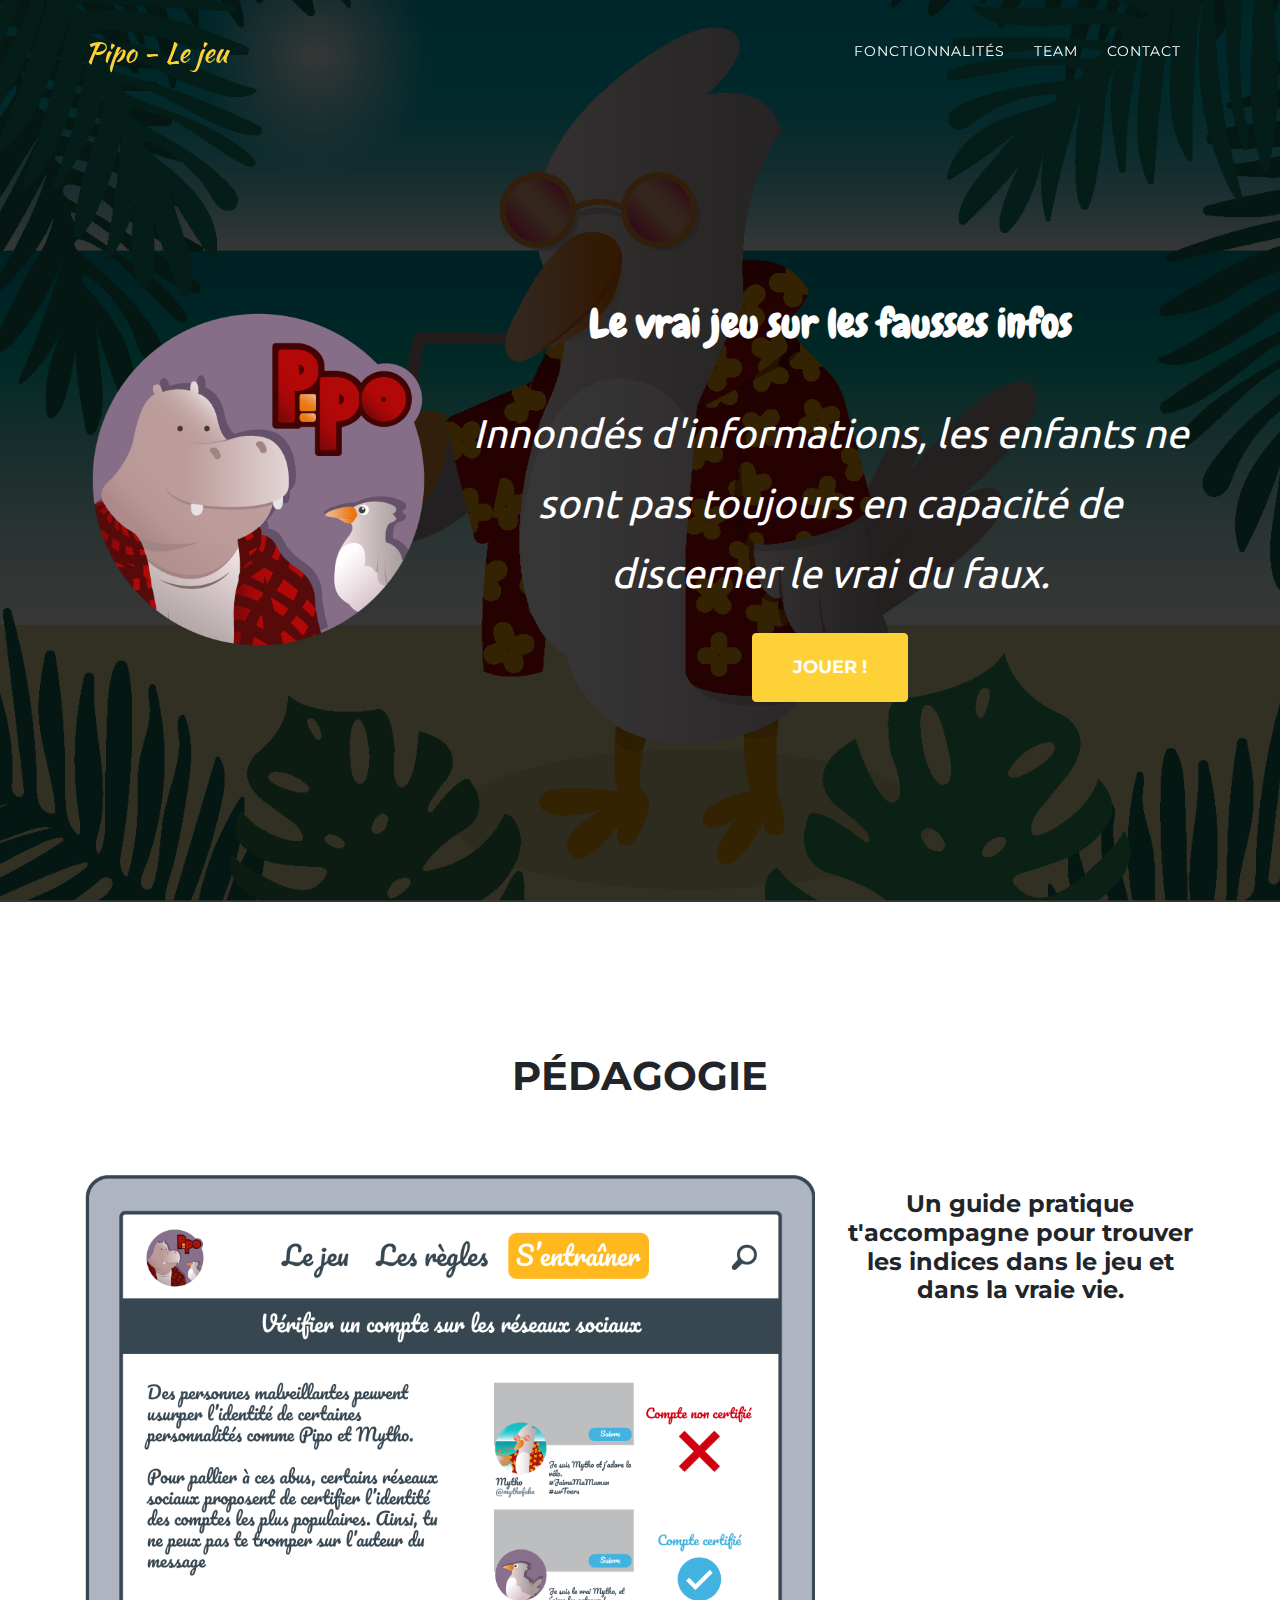
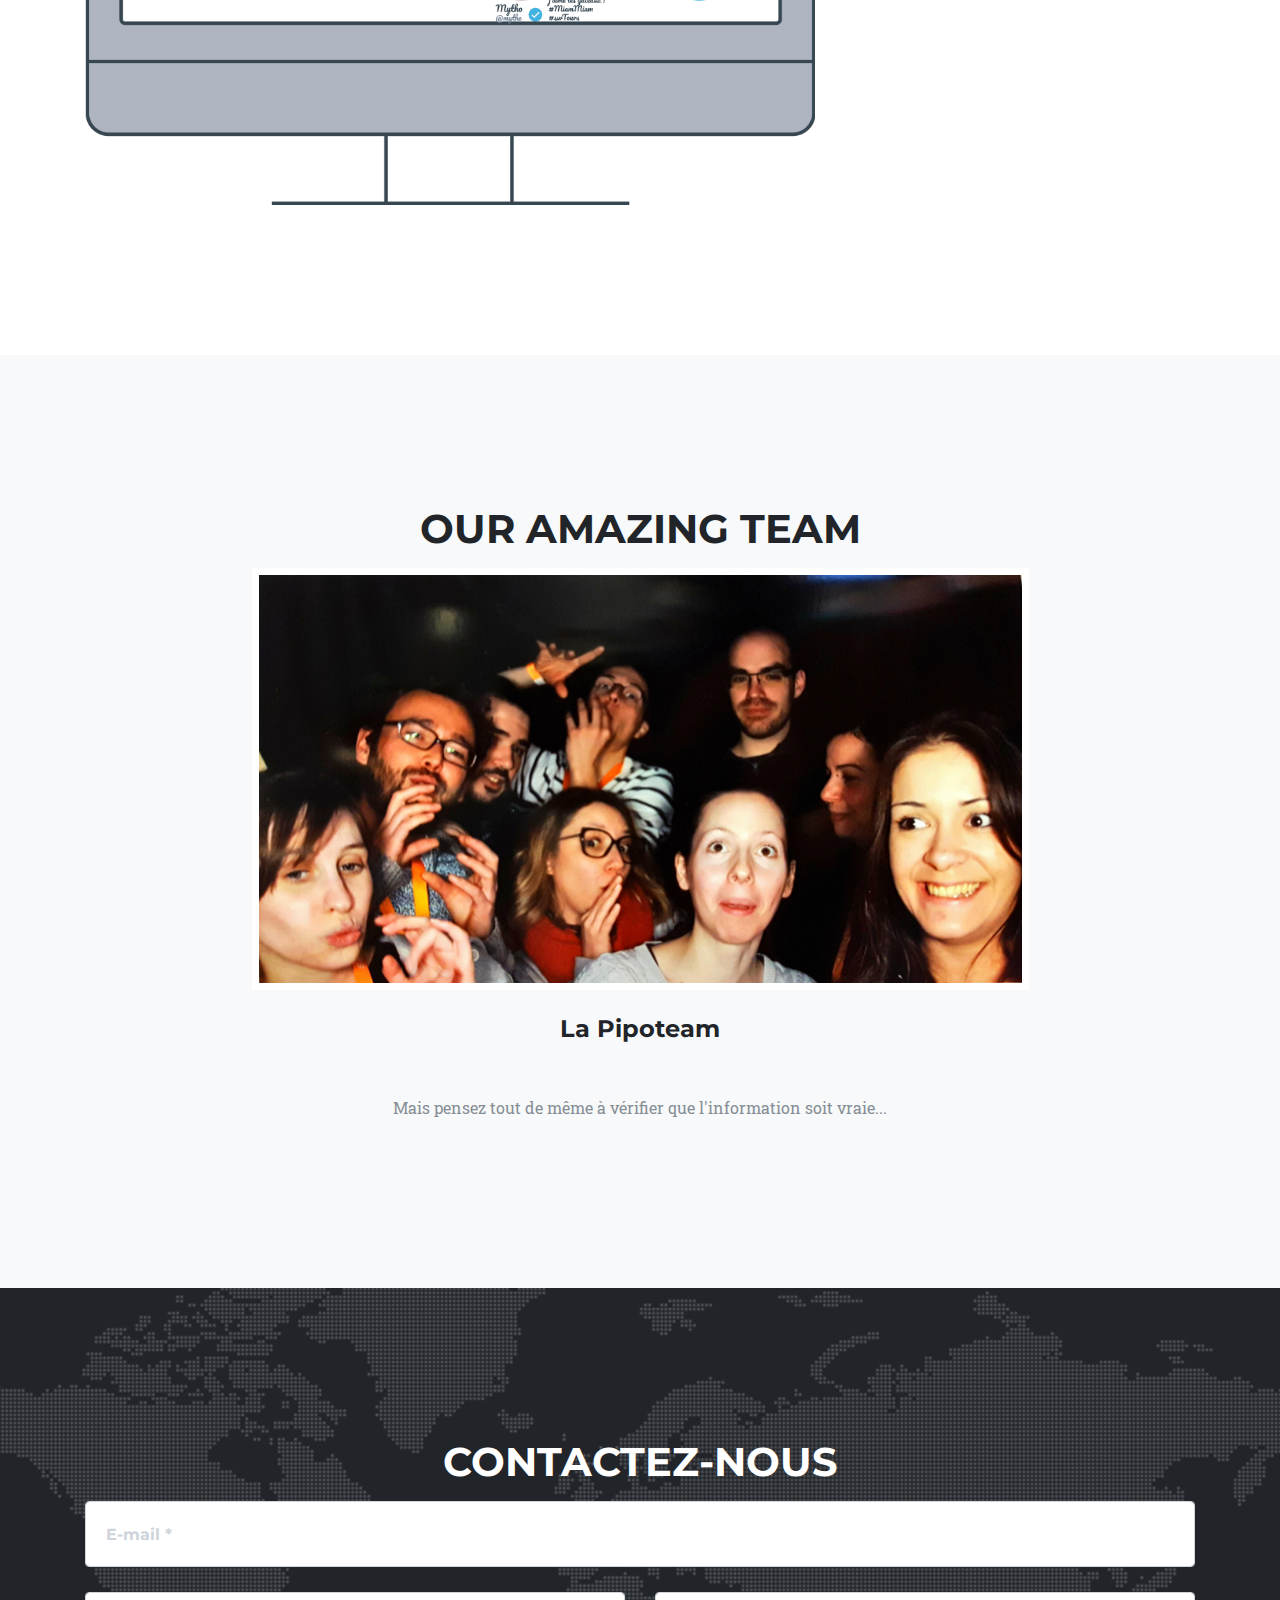
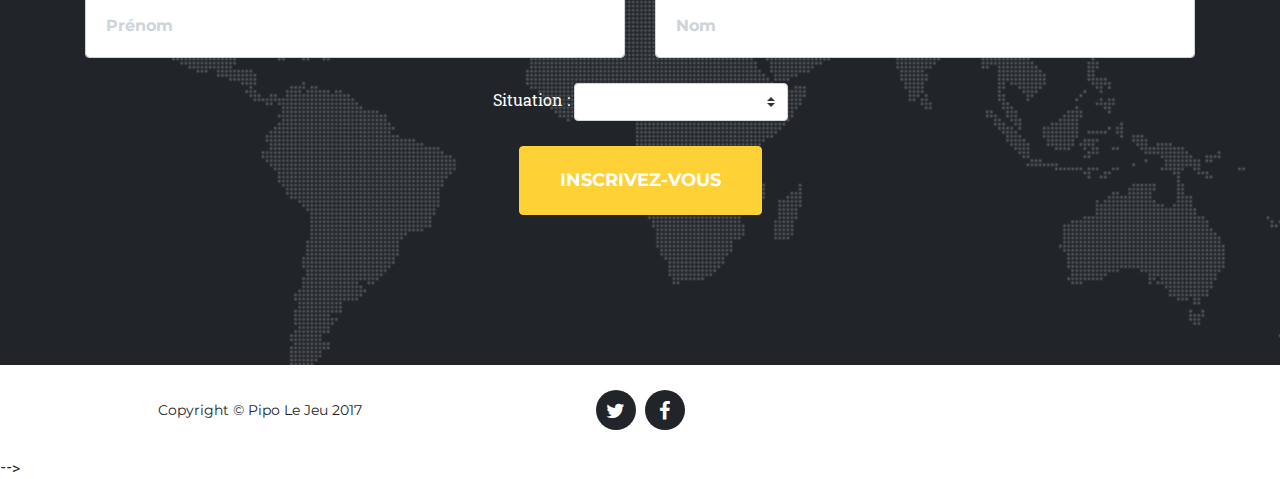
<file: index.html>
<!DOCTYPE html>
<html lang="en">

<head>

    <meta charset="utf-8">
    <meta name="viewport" content="width=device-width, initial-scale=1, shrink-to-fit=no">
    <meta name="description" content="">
    <meta name="author" content="">

    <title>Pipo - Le jeu</title>

    <!-- Bootstrap core CSS -->
    <link href="vendor/bootstrap/css/bootstrap.min.css" rel="stylesheet">

    <!-- Custom fonts for this template -->
    <link href="vendor/font-awesome/css/font-awesome.min.css" rel="stylesheet" type="text/css">
    <link href="https://fonts.googleapis.com/css?family=Montserrat:400,700" rel="stylesheet" type="text/css">
    <link href='https://fonts.googleapis.com/css?family=Kaushan+Script' rel='stylesheet' type='text/css'>
    <link href='https://fonts.googleapis.com/css?family=Droid+Serif:400,700,400italic,700italic' rel='stylesheet' type='text/css'>
    <link href='https://fonts.googleapis.com/css?family=Roboto+Slab:400,100,300,700' rel='stylesheet' type='text/css'>

    <!-- Custom styles for this template -->
    <link href="css/agency.min.css" rel="stylesheet">
    <link href="css/style.css" rel="stylesheet">
    <style>

    </style>

</head>

<body id="page-top">

<!-- Navigation -->
<nav class="navbar navbar-expand-lg navbar-dark fixed-top" id="mainNav">
    <div class="container">
        <a class="navbar-brand js-scroll-trigger" href="#page-top">Pipo - Le jeu</a>
        <button class="navbar-toggler navbar-toggler-right" type="button" data-toggle="collapse" data-target="#navbarResponsive" aria-controls="navbarResponsive" aria-expanded="false"
                aria-label="Toggle navigation">
            Menu <i class="fa fa-bars"></i>
        </button>
        <div class="collapse navbar-collapse" id="navbarResponsive">
            <ul class="navbar-nav text-uppercase ml-auto">
                <li class="nav-item">
                    <a class="nav-link js-scroll-trigger" href="#services">Fonctionnalités</a>
                </li>
                <!--<li class="nav-item">
                    <a class="nav-link js-scroll-trigger" href="#portfolio">Portfolio</a>
                </li>-->
                <!--<li class="nav-item">
                    <a class="nav-link js-scroll-trigger" href="#about">About</a>
                </li>-->
                <li class="nav-item">
                    <a class="nav-link js-scroll-trigger" href="#team">Team</a>
                </li>
                <li class="nav-item">
                    <a class="nav-link js-scroll-trigger" href="#contact">Contact</a>
                </li>
            </ul>
        </div>
    </div>
</nav>

<!-- Header -->
<header class="masthead">
    <div class="container">
        <div class="intro-text">
            <div class="row">
                <div class="col-md-4">
                    <img class="img-fluid" src="./Pipo/images/pipo.png"></div>
                <div class="col-md-8">
                    <div class="intro-heading"><h1>Le vrai jeu sur les fausses infos</h1></div>
                    <div class="intro-lead-in"><p>Innondés d'informations, les enfants ne sont pas toujours en capacité de discerner le vrai du faux.</p></div>
                    <a class="btn btn-primary btn-xl text-uppercase js-scroll-trigger" href="Pipo/pipo.html">Jouer !</a>
                </div>
            </div>
        </div>
    </div>
</header>

<!-- Services -->

<section id="services">
    <div class="container">
        <div class="row">
            <div class="col-lg-12 text-center">
                <h2 class="section-heading text-uppercase">Pédagogie</h2>
                <h3 class="section-subheading text-muted"></h3>
            </div>
        </div>
        <div class="row text-center">
            <div class="col-md-8">
                <img src="img/desktop_entrainement.png" class="img-fluid">
            </div>
            <div class="col-md-4">
                <h4 class="service-heading align-middle">Un guide pratique t'accompagne pour trouver les indices dans le jeu et dans la vraie vie.</h4>
                <p class="text-muted"></p>
            </div>
        </div>
    </div>
</section>

<!-- Portfolio Grid -->
<!--
<section class="bg-light" id="portfolio">
    <div class="container">
        <div class="row">
            <div class="col-lg-12 text-center">
                <h2 class="section-heading text-uppercase">Portfolio</h2>
                <h3 class="section-subheading text-muted">Lorem ipsum dolor sit amet consectetur.</h3>
            </div>
        </div>
        <div class="row">
            <div class="col-md-4 col-sm-6 portfolio-item">
                <a class="portfolio-link" data-toggle="modal" href="#portfolioModal1">
                    <div class="portfolio-hover">
                        <div class="portfolio-hover-content">
                            <i class="fa fa-plus fa-3x"></i>
                        </div>
                    </div>
                    <img class="img-fluid" src="img/portfolio/01-thumbnail.jpg" alt=""> </a>
                <div class="portfolio-caption">
                    <h4>Threads</h4>
                    <p class="text-muted">Illustration</p>
                </div>
            </div>
            <div class="col-md-4 col-sm-6 portfolio-item">
                <a class="portfolio-link" data-toggle="modal" href="#portfolioModal2">
                    <div class="portfolio-hover">
                        <div class="portfolio-hover-content">
                            <i class="fa fa-plus fa-3x"></i>
                        </div>
                    </div>
                    <img class="img-fluid" src="img/portfolio/02-thumbnail.jpg" alt=""> </a>
                <div class="portfolio-caption">
                    <h4>Explore</h4>
                    <p class="text-muted">Graphic Design</p>
                </div>
            </div>
            <div class="col-md-4 col-sm-6 portfolio-item">
                <a class="portfolio-link" data-toggle="modal" href="#portfolioModal3">
                    <div class="portfolio-hover">
                        <div class="portfolio-hover-content">
                            <i class="fa fa-plus fa-3x"></i>
                        </div>
                    </div>
                    <img class="img-fluid" src="img/portfolio/03-thumbnail.jpg" alt=""> </a>
                <div class="portfolio-caption">
                    <h4>Finish</h4>
                    <p class="text-muted">Identity</p>
                </div>
            </div>
            <div class="col-md-4 col-sm-6 portfolio-item">
                <a class="portfolio-link" data-toggle="modal" href="#portfolioModal4">
                    <div class="portfolio-hover">
                        <div class="portfolio-hover-content">
                            <i class="fa fa-plus fa-3x"></i>
                        </div>
                    </div>
                    <img class="img-fluid" src="img/portfolio/04-thumbnail.jpg" alt=""> </a>
                <div class="portfolio-caption">
                    <h4>Lines</h4>
                    <p class="text-muted">Branding</p>
                </div>
            </div>
            <div class="col-md-4 col-sm-6 portfolio-item">
                <a class="portfolio-link" data-toggle="modal" href="#portfolioModal5">
                    <div class="portfolio-hover">
                        <div class="portfolio-hover-content">
                            <i class="fa fa-plus fa-3x"></i>
                        </div>
                    </div>
                    <img class="img-fluid" src="img/portfolio/05-thumbnail.jpg" alt=""> </a>
                <div class="portfolio-caption">
                    <h4>Southwest</h4>
                    <p class="text-muted">Website Design</p>
                </div>
            </div>
            <div class="col-md-4 col-sm-6 portfolio-item">
                <a class="portfolio-link" data-toggle="modal" href="#portfolioModal6">
                    <div class="portfolio-hover">
                        <div class="portfolio-hover-content">
                            <i class="fa fa-plus fa-3x"></i>
                        </div>
                    </div>
                    <img class="img-fluid" src="img/portfolio/06-thumbnail.jpg" alt=""> </a>
                <div class="portfolio-caption">
                    <h4>Window</h4>
                    <p class="text-muted">Photography</p>
                </div>
            </div>
        </div>
    </div>
</section>
-->

<!-- About -->
<!--
<section id="about">
    <div class="container">
        <div class="row">
            <div class="col-lg-12 text-center">
                <h2 class="section-heading text-uppercase">About</h2>
                <h3 class="section-subheading text-muted">Lorem ipsum dolor sit amet consectetur.</h3>
            </div>
        </div>
        <div class="row">
            <div class="col-lg-12">
                <ul class="timeline">
                    <li>
                        <div class="timeline-image">
                            <img class="rounded-circle img-fluid" src="img/about/1.jpg" alt="">
                        </div>
                        <div class="timeline-panel">
                            <div class="timeline-heading">
                                <h4>2009-2011</h4>
                                <h4 class="subheading">Our Humble Beginnings</h4>
                            </div>
                            <div class="timeline-body">
                                <p class="text-muted">Lorem ipsum dolor sit amet, consectetur adipisicing elit. Sunt ut voluptatum eius sapiente, totam reiciendis temporibus qui quibusdam, recusandae
                                    sit vero unde, sed, incidunt et ea quo dolore laudantium consectetur!</p>
                            </div>
                        </div>
                    </li>
                    <li class="timeline-inverted">
                        <div class="timeline-image">
                            <img class="rounded-circle img-fluid" src="img/about/2.jpg" alt="">
                        </div>
                        <div class="timeline-panel">
                            <div class="timeline-heading">
                                <h4>March 2011</h4>
                                <h4 class="subheading">An Agency is Born</h4>
                            </div>
                            <div class="timeline-body">
                                <p class="text-muted">Lorem ipsum dolor sit amet, consectetur adipisicing elit. Sunt ut voluptatum eius sapiente, totam reiciendis temporibus qui quibusdam, recusandae
                                    sit vero unde, sed, incidunt et ea quo dolore laudantium consectetur!</p>
                            </div>
                        </div>
                    </li>
                    <li>
                        <div class="timeline-image">
                            <img class="rounded-circle img-fluid" src="img/about/3.jpg" alt="">
                        </div>
                        <div class="timeline-panel">
                            <div class="timeline-heading">
                                <h4>December 2012</h4>
                                <h4 class="subheading">Transition to Full Service</h4>
                            </div>
                            <div class="timeline-body">
                                <p class="text-muted">Lorem ipsum dolor sit amet, consectetur adipisicing elit. Sunt ut voluptatum eius sapiente, totam reiciendis temporibus qui quibusdam, recusandae
                                    sit vero unde, sed, incidunt et ea quo dolore laudantium consectetur!</p>
                            </div>
                        </div>
                    </li>
                    <li class="timeline-inverted">
                        <div class="timeline-image">
                            <img class="rounded-circle img-fluid" src="img/about/4.jpg" alt="">
                        </div>
                        <div class="timeline-panel">
                            <div class="timeline-heading">
                                <h4>July 2014</h4>
                                <h4 class="subheading">Phase Two Expansion</h4>
                            </div>
                            <div class="timeline-body">
                                <p class="text-muted">Lorem ipsum dolor sit amet, consectetur adipisicing elit. Sunt ut voluptatum eius sapiente, totam reiciendis temporibus qui quibusdam, recusandae
                                    sit vero unde, sed, incidunt et ea quo dolore laudantium consectetur!</p>
                            </div>
                        </div>
                    </li>
                    <li class="timeline-inverted">
                        <div class="timeline-image">
                            <h4>Be Part <br>Of Our <br>Story!</h4>
                        </div>
                    </li>
                </ul>
            </div>
        </div>
    </div>
</section>
-->

<!-- Team -->

<section class="bg-light" id="team">
    <div class="container">
        <div class="row">
            <div class="col-lg-12 text-center">
                <h2 class="section-heading text-uppercase">Our Amazing Team</h2>
            </div>
        </div>
        <div class="row">
            <div class="col-sm-12">
                <div class="team-member">
                    <img class="mx-auto" src="img/team/pipo_team.jpg" alt="">
                    <h4>La Pipoteam</h4>
                </div>
            </div>
            <div class="col-sm-12 mx-auto text-center">
                <p class="large text-muted text-center">Mais pensez tout de même à vérifier que l'information soit vraie...</p>
            </div>
        </div>
    </div>
</section>


<!-- Clients -->
<!--
<section class="py-5">
    <div class="container">
        <div class="row">
            <div class="col-md-3 col-sm-6">
                <a href="#"> <img class="img-fluid d-block mx-auto" src="img/logos/envato.jpg" alt=""> </a>
            </div>
            <div class="col-md-3 col-sm-6">
                <a href="#"> <img class="img-fluid d-block mx-auto" src="img/logos/designmodo.jpg" alt=""> </a>
            </div>
            <div class="col-md-3 col-sm-6">
                <a href="#"> <img class="img-fluid d-block mx-auto" src="img/logos/themeforest.jpg" alt=""> </a>
            </div>
            <div class="col-md-3 col-sm-6">
                <a href="#"> <img class="img-fluid d-block mx-auto" src="img/logos/creative-market.jpg" alt=""> </a>
            </div>
        </div>
    </div>
</section>
-->

<!-- Contact -->
<section id="contact">
    <div class="container">
        <div class="row">
            <div class="col-lg-12 text-center">
                <h2 class="section-heading text-uppercase">Contactez-nous</h2>
                <!--<h3 class="section-subheading text-muted"></h3>-->
            </div>
        </div>
        <div class="row">

            <!-- Begin MailChimp Signup Form -->
            <!--<link href="css/classic-10_7.css" rel="stylesheet" type="text/css">
            <style type="text/css">
                #mc_embed_signup {
                    background: #fff;
                    clear: left;
                    font: 14px Helvetica, Arial, sans-serif;
                }

                /* Add your own MailChimp form style overrides in your site stylesheet or in this style block.
                   We recommend moving this block and the preceding CSS link to the HEAD of your HTML file. */
            </style>-->

            <div class="col-lg-12">
                <form action="https://twitter.us17.list-manage.com/subscribe/post?u=b56a0c6c45d6bc1b68a1fff1a&amp;id=613cf2ebeb" method="post" id="mc-embedded-subscribe-form"
                      name="mc-embedded-subscribe-form" class="validate" target="_blank" novalidate>
                    <div>
                        <div class="row">
                            <div class="col-md-12">
                                <div class="form-group">
                                    <label for="mce-EMAIL" class="sr-only">E-mail <span class="asterisk">*</span> </label> <input type="email" value="" name="EMAIL" class="form-control required email"
                                                                                                                                  placeholder="E-mail *" id="mce-EMAIL">

                                    <!--<input class="form-control" id="name" type="text" placeholder="Your Name *" required data-validation-required-message="Please enter your name.">
                                    <p class="help-block text-danger"></p>-->
                                </div>
                            </div>
                            <div class="col-md-6">
                                <div class="form-group mc-field-group">
                                    <label for="mce-FNAME" class="sr-only">Prénom </label> <input type="text" value="" name="FNAME" class="form-control" id="mce-FNAME" placeholder="Prénom">
                                </div>
                            </div>
                            <div class="col-md-6">
                                <div class="form-group mc-field-group">
                                    <label for="mce-LNAME" class="sr-only">Nom </label> <input type="text" value="" name="LNAME" class="form-control" id="mce-LNAME" placeholder="Nom">
                                </div>
                            </div>
                            <div class="col-md-12 text-center">
                                <div class="form-group mc-field-group">
                                    <label for="mce-SITUATION" class="text-white">Situation&nbsp;:&nbsp;</label><select name="SITUATION" class="custom-select" id="mce-SITUATION" placeholder="Situation">
                                    <option value=""></option>
                                    <option value="Particulier">Particulier</option>
                                    <option value="Enseignant/Educateur">Enseignant/Educateur</option>
                                    <option value="Ecole">Ecole</option>
                                    <option value="Municipalité">Municipalité</option>

                                </select>
                                </div>
                            </div>
                            <div>
                                <div class="response" id="mce-error-response" style="display:none"></div>
                                <div class="response" id="mce-success-response" style="display:none"></div>
                            </div>    <!-- real people should not fill this in and expect good things - do not remove this or risk form bot signups-->
                            <div style="position: absolute; left: -5000px;" aria-hidden="true"><input type="text" name="b_b56a0c6c45d6bc1b68a1fff1a_613cf2ebeb" tabindex="-1" value=""></div>

                            <div class="clearfix"></div>
                            <div class="col-lg-12 text-center">
                                <div id="success"></div>
                                <button name="subscribe" id="mc-embedded-subscribe" class="btn btn-primary btn-xl text-uppercase" type="submit">Inscrivez-vous</button>
                            </div>
                            <script type='text/javascript' src='js/mc-validate.js'></script>
                            <script type='text/javascript'>(function ($) {
                                window.fnames = new Array();
                                window.ftypes = new Array();
                                fnames[0] = 'EMAIL';
                                ftypes[0] = 'email';
                                fnames[1] = 'FNAME';
                                ftypes[1] = 'text';
                                fnames[2] = 'LNAME';
                                ftypes[2] = 'text';
                                fnames[3] = 'SITUATION';
                                ftypes[3] = 'dropdown';
                                /*
                                 * Translated default messages for the $ validation plugin.
                                 * Locale: FR
                                 */
                                $.extend($.validator.messages, {
                                    required: "Ce champ est requis.",
                                    remote: "Veuillez remplir ce champ pour continuer.",
                                    email: "Veuillez entrer une adresse email valide.",
                                    url: "Veuillez entrer une URL valide.",
                                    date: "Veuillez entrer une date valide.",
                                    dateISO: "Veuillez entrer une date valide (ISO).",
                                    number: "Veuillez entrer un nombre valide.",
                                    digits: "Veuillez entrer (seulement) une valeur numérique.",
                                    creditcard: "Veuillez entrer un numéro de carte de crédit valide.",
                                    equalTo: "Veuillez entrer une nouvelle fois la même valeur.",
                                    accept: "Veuillez entrer une valeur avec une extension valide.",
                                    maxlength: $.validator.format("Veuillez ne pas entrer plus de {0} caractères."),
                                    minlength: $.validator.format("Veuillez entrer au moins {0} caractères."),
                                    rangelength: $.validator.format("Veuillez entrer entre {0} et {1} caractères."),
                                    range: $.validator.format("Veuillez entrer une valeur entre {0} et {1}."),
                                    max: $.validator.format("Veuillez entrer une valeur inférieure ou égale à {0}."),
                                    min: $.validator.format("Veuillez entrer une valeur supérieure ou égale à {0}.")
                                });
                            }(jQuery));
                            var $mcj = jQuery.noConflict(true);</script>
                            <!--End mc_embed_signup-->
                        </div>
                    </div>
                </form>
            </div>
        </div>
    </div>


</section>

<!-- Footer -->
<footer>
    <div class="container">
        <div class="row">
            <div class="col-md-4">
                <span class="copyright">Copyright &copy; Pipo Le Jeu 2017</span>
            </div>
            <div class="col-md-4">
                <ul class="list-inline social-buttons">
                    <li class="list-inline-item">
                        <a href="https://twitter.com/Pipo_lejeu"> <i class="fa fa-twitter"></i> </a>
                    </li>
                    <li class="list-inline-item">
                        <a href="https://www.facebook.com/pipolejeu"> <i class="fa fa-facebook"></i> </a>
                    </li>
                </ul>
            </div>
            <div class="col-md-4">
                <!--<ul class="list-inline quicklinks">
                    <li class="list-inline-item">
                        <a href="#">Privacy Policy</a>
                    </li>
                    <li class="list-inline-item">
                        <a href="#">Terms of Use</a>
                    </li>
                </ul>-->
            </div>
        </div>
    </div>
</footer>

<!-- Portfolio Modals -->

<!-- Modal 1 -->
<!--
<div class="portfolio-modal modal fade" id="portfolioModal1" tabindex="-1" role="dialog" aria-hidden="true">
    <div class="modal-dialog">
        <div class="modal-content">
            <div class="close-modal" data-dismiss="modal">
                <div class="lr">
                    <div class="rl"></div>
                </div>
            </div>
            <div class="container">
                <div class="row">
                    <div class="col-lg-8 mx-auto">
                        <div class="modal-body">

                            <h2 class="text-uppercase">Project Name</h2>
                            <p class="item-intro text-muted">Lorem ipsum dolor sit amet consectetur.</p>
                            <img class="img-fluid d-block mx-auto" src="img/portfolio/01-full.jpg" alt="">
                            <p>Use this area to describe your project. Lorem ipsum dolor sit amet, consectetur adipisicing elit. Est blanditiis dolorem culpa incidunt minus dignissimos deserunt
                                repellat aperiam quasi sunt officia expedita beatae cupiditate, maiores repudiandae, nostrum, reiciendis facere nemo!</p>
                            <ul class="list-inline">
                                <li>Date: January 2017</li>
                                <li>Client: Threads</li>
                                <li>Category: Illustration</li>
                            </ul>
                            <button class="btn btn-primary" data-dismiss="modal" type="button">
                                <i class="fa fa-times"></i> Close Project
                            </button>
                        </div>
                    </div>
                </div>
            </div>
        </div>
    </div>
</div>
-->

<!-- Modal 2 -->
<!--
<div class="portfolio-modal modal fade" id="portfolioModal2" tabindex="-1" role="dialog" aria-hidden="true">
    <div class="modal-dialog">
        <div class="modal-content">
            <div class="close-modal" data-dismiss="modal">
                <div class="lr">
                    <div class="rl"></div>
                </div>
            </div>
            <div class="container">
                <div class="row">
                    <div class="col-lg-8 mx-auto">
                        <div class="modal-body">
                            <h2 class="text-uppercase">Project Name</h2>
                            <p class="item-intro text-muted">Lorem ipsum dolor sit amet consectetur.</p>
                            <img class="img-fluid d-block mx-auto" src="img/portfolio/02-full.jpg" alt="">
                            <p>Use this area to describe your project. Lorem ipsum dolor sit amet, consectetur adipisicing elit. Est blanditiis dolorem culpa incidunt minus dignissimos deserunt
                                repellat aperiam quasi sunt officia expedita beatae cupiditate, maiores repudiandae, nostrum, reiciendis facere nemo!</p>
                            <ul class="list-inline">
                                <li>Date: January 2017</li>
                                <li>Client: Explore</li>
                                <li>Category: Graphic Design</li>
                            </ul>
                            <button class="btn btn-primary" data-dismiss="modal" type="button">
                                <i class="fa fa-times"></i> Close Project
                            </button>
                        </div>
                    </div>
                </div>
            </div>
        </div>
    </div>
</div>
-->

<!-- Modal 3 -->
<!--
<div class="portfolio-modal modal fade" id="portfolioModal3" tabindex="-1" role="dialog" aria-hidden="true">
    <div class="modal-dialog">
        <div class="modal-content">
            <div class="close-modal" data-dismiss="modal">
                <div class="lr">
                    <div class="rl"></div>
                </div>
            </div>
            <div class="container">
                <div class="row">
                    <div class="col-lg-8 mx-auto">
                        <div class="modal-body">
                            <h2 class="text-uppercase">Project Name</h2>
                            <p class="item-intro text-muted">Lorem ipsum dolor sit amet consectetur.</p>
                            <img class="img-fluid d-block mx-auto" src="img/portfolio/03-full.jpg" alt="">
                            <p>Use this area to describe your project. Lorem ipsum dolor sit amet, consectetur adipisicing elit. Est blanditiis dolorem culpa incidunt minus dignissimos deserunt
                                repellat aperiam quasi sunt officia expedita beatae cupiditate, maiores repudiandae, nostrum, reiciendis facere nemo!</p>
                            <ul class="list-inline">
                                <li>Date: January 2017</li>
                                <li>Client: Finish</li>
                                <li>Category: Identity</li>
                            </ul>
                            <button class="btn btn-primary" data-dismiss="modal" type="button">
                                <i class="fa fa-times"></i> Close Project
                            </button>
                        </div>
                    </div>
                </div>
            </div>
        </div>
    </div>
</div>
-->

<!-- Modal 4 -->
<div class="portfolio-modal modal fade" id="portfolioModal4" tabindex="-1" role="dialog" aria-hidden="true">
    <div class="modal-dialog">
        <div class="modal-content">
            <div class="close-modal" data-dismiss="modal">
                <div class="lr">
                    <div class="rl"></div>
                </div>
            </div>
            <div class="container">
                <div class="row">
                    <div class="col-lg-8 mx-auto">
                        <div class="modal-body">
                            <h2 class="text-uppercase">Project Name</h2>
                            <p class="item-intro text-muted">Lorem ipsum dolor sit amet consectetur.</p>
                            <img class="img-fluid d-block mx-auto" src="img/portfolio/04-full.jpg" alt="">
                            <p>Use this area to describe your project. Lorem ipsum dolor sit amet, consectetur adipisicing elit. Est blanditiis dolorem culpa incidunt minus dignissimos deserunt
                                repellat aperiam quasi sunt officia expedita beatae cupiditate, maiores repudiandae, nostrum, reiciendis facere nemo!</p>
                            <ul class="list-inline">
                                <li>Date: January 2017</li>
                                <li>Client: Lines</li>
                                <li>Category: Branding</li>
                            </ul>
                            <button class="btn btn-primary" data-dismiss="modal" type="button">
                                <i class="fa fa-times"></i> Close Project
                            </button>
                        </div>
                    </div>
                </div>
            </div>
        </div>
    </div>
</div>
-->

<!-- Modal 5 -->
<!--
<div class="portfolio-modal modal fade" id="portfolioModal5" tabindex="-1" role="dialog" aria-hidden="true">
    <div class="modal-dialog">
        <div class="modal-content">
            <div class="close-modal" data-dismiss="modal">
                <div class="lr">
                    <div class="rl"></div>
                </div>
            </div>
            <div class="container">
                <div class="row">
                    <div class="col-lg-8 mx-auto">
                        <div class="modal-body">
                            <h2 class="text-uppercase">Project Name</h2>
                            <p class="item-intro text-muted">Lorem ipsum dolor sit amet consectetur.</p>
                            <img class="img-fluid d-block mx-auto" src="img/portfolio/05-full.jpg" alt="">
                            <p>Use this area to describe your project. Lorem ipsum dolor sit amet, consectetur adipisicing elit. Est blanditiis dolorem culpa incidunt minus dignissimos deserunt
                                repellat aperiam quasi sunt officia expedita beatae cupiditate, maiores repudiandae, nostrum, reiciendis facere nemo!</p>
                            <ul class="list-inline">
                                <li>Date: January 2017</li>
                                <li>Client: Southwest</li>
                                <li>Category: Website Design</li>
                            </ul>
                            <button class="btn btn-primary" data-dismiss="modal" type="button">
                                <i class="fa fa-times"></i> Close Project
                            </button>
                        </div>
                    </div>
                </div>
            </div>
        </div>
    </div>
</div>
-->

<!-- Modal 6 -->
<!--
<div class="portfolio-modal modal fade" id="portfolioModal6" tabindex="-1" role="dialog" aria-hidden="true">
    <div class="modal-dialog">
        <div class="modal-content">
            <div class="close-modal" data-dismiss="modal">
                <div class="lr">
                    <div class="rl"></div>
                </div>
            </div>
            <div class="container">
                <div class="row">
                    <div class="col-lg-8 mx-auto">
                        <div class="modal-body">
                            <h2 class="text-uppercase">Project Name</h2>
                            <p class="item-intro text-muted">Lorem ipsum dolor sit amet consectetur.</p>
                            <img class="img-fluid d-block mx-auto" src="img/portfolio/06-full.jpg" alt="">
                            <p>Use this area to describe your project. Lorem ipsum dolor sit amet, consectetur adipisicing elit. Est blanditiis dolorem culpa incidunt minus dignissimos deserunt
                                repellat aperiam quasi sunt officia expedita beatae cupiditate, maiores repudiandae, nostrum, reiciendis facere nemo!</p>
                            <ul class="list-inline">
                                <li>Date: January 2017</li>
                                <li>Client: Window</li>
                                <li>Category: Photography</li>
                            </ul>
                            <button class="btn btn-primary" data-dismiss="modal" type="button">
                                <i class="fa fa-times"></i> Close Project
                            </button>
                        </div>
                    </div>
                </div>
            </div>
        </div>
    </div>
</div>
-->

<!-- Bootstrap core JavaScript -->
<script src="vendor/jquery/jquery.min.js"></script>
<script src="vendor/bootstrap/js/bootstrap.bundle.min.js"></script>

<!-- Plugin JavaScript -->
<script src="vendor/jquery-easing/jquery.easing.min.js"></script>

<!-- Contact form JavaScript -->
<script src="js/jqBootstrapValidation.js"></script>
<script src="js/contact_me.js"></script>

<!-- Custom scripts for this template -->
<script src="js/agency.min.js"></script>

</body>

</html>
</file>
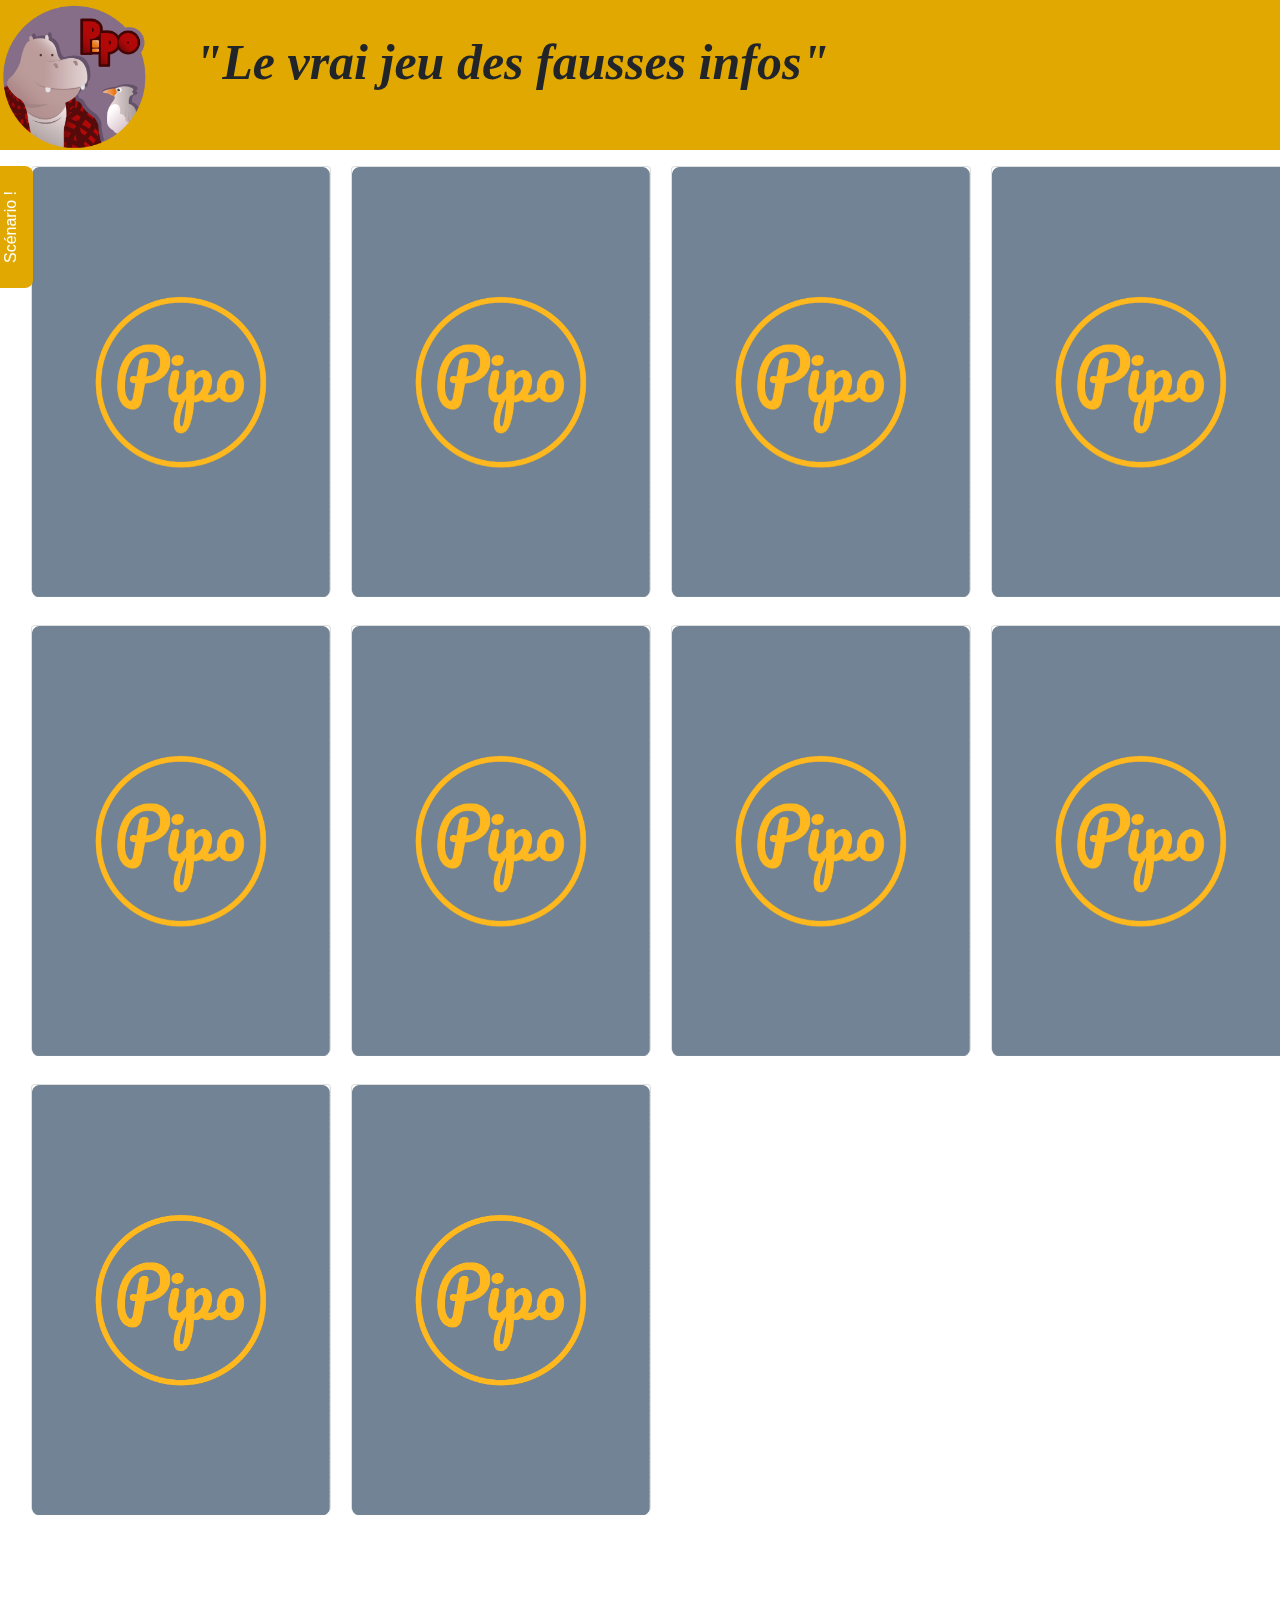
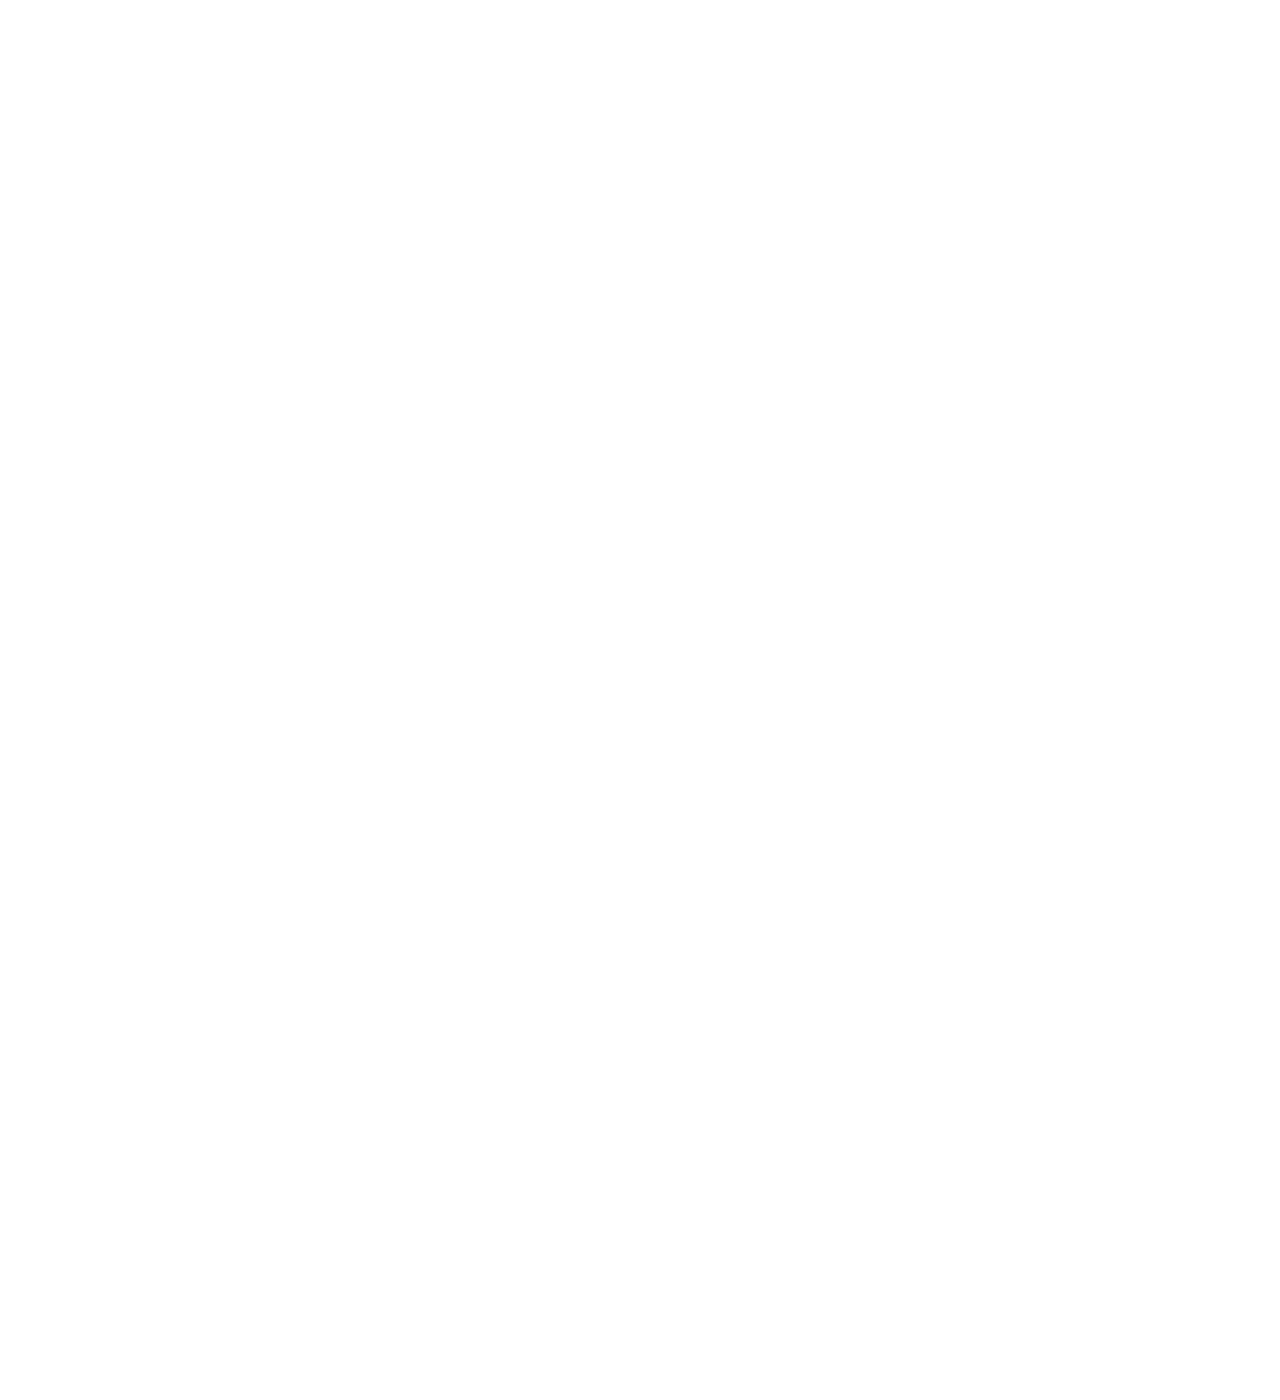
<file: pipo.html>
<html>
<head>

    <title>Hipo, le jeu</title>

    <link href="css/bootstrap.min.css" rel="stylesheet">
    <link href="css/animate.css" rel="stylesheet">
    <link href="css/pipo.css" rel="stylesheet">
    <link href="font/Chewy-Regular.ttf" rel="stylesheet">
</head>
<body>

<!-- Header -->
<div class="header">
    <img class="img-logo img-fluid" src="images/pipo.png">
    <span id="tagline">"Le vrai jeu des fausses infos"</span>
</div>



<!-- Carte -->
<div id="hipo-grid" class="container-fluid">
    <div class="row">
        <div class="col-3 p-3">
            <section class="container">
                <div class="card hipo-carte">
                    <figure class="front"><img class="img-fluid" src="images/dos_de_carte.png"></figure>
                    <figure class="back p-1"><img class="img-fluid" src="images/commentaires.png"></figure>
                </div>
            </section>
        </div>
        <div class="col-3 p-3">
            <section class="container">
                <div class="card hipo-carte">
                    <figure class="front"><img class="img-fluid" src="images/dos_de_carte.png"></figure>
                    <figure class="back p-1"><img class="img-fluid" src="images/go_goal.png"></figure>
                </div>
            </section>
        </div>
        <div class="col-3 p-3">
            <section class="container">
                <div class="card hipo-carte">
                    <figure class="front"><img class="img-fluid" src="images/dos_de_carte.png"></figure>
                    <figure class="back p-1"><img class="img-fluid" src="images/swagchat.png"></figure>
                </div>
            </section>
        </div>
        <div class="col-3 p-3">
            <section class="container">
                <div class="card hipo-carte">
                    <figure class="front"><img class="img-fluid" src="images/dos_de_carte.png"></figure>
                    <figure class="back p-1"><img class="img-fluid" src="images/go_goal.png"></figure>
                </div>
            </section>
        </div>
        <div class="col-3 p-3">
            <section class="container">
                <div class="card hipo-carte">
                    <figure class="front"><img class="img-fluid" src="images/dos_de_carte.png"></figure>
                    <figure class="back p-1"><img class="img-fluid" src="images/go_goal.png"></figure>
                </div>
            </section>
        </div>
        <div class="col-3 p-3">
            <section class="container">
                <div class="card hipo-carte">
                    <figure class="front"><img class="img-fluid" src="images/dos_de_carte.png"></figure>
                    <figure class="back p-1"><img class="img-fluid" src="images/go_goal.png"></figure>
                </div>
            </section>
        </div>
        <div class="col-3 p-3">
            <section class="container">
                <div class="card hipo-carte">
                    <figure class="front"><img class="img-fluid" src="images/dos_de_carte.png"></figure>
                    <figure class="back p-1"><img class="img-fluid" src="images/go_goal.png"></figure>
                </div>
            </section>
        </div>
        <div class="col-3 p-3">
            <section class="container">
                <div class="card hipo-carte">
                    <figure class="front"><img class="img-fluid" src="images/dos_de_carte.png"></figure>
                    <figure class="back p-1"><img class="img-fluid" src="images/go_goal.png"></figure>
                </div>
            </section>
        </div>
        <div class="col-3 p-3">
            <section class="container">
                <div class="card hipo-carte">
                    <figure class="front"><img class="img-fluid" src="images/dos_de_carte.png"></figure>
                    <figure class="back p-1"><img class="img-fluid" src="images/go_goal.png"></figure>
                </div>
            </section>
        </div>
        <div class="col-3 p-3">
            <section class="container">
                <div class="card hipo-carte">
                    <figure class="front"><img class="img-fluid" src="images/dos_de_carte.png"></figure>
                    <figure class="back p-1"><img class="img-fluid" src="images/go_goal.png"></figure>
                </div>
            </section>
        </div>
    </div>
</div>


<!-- Volet -->
<div id="volet_clos">
    <div id="volet">
        <img id="img-scenario" class="img-fluid" src="images/carte_scenario.png">

        <a href="#volet" class="ouvrir" aria-hidden="true">Scénario !</a>
        <a href="#volet_clos" class="fermer" aria-hidden="true">Fermer !</a>
    </div>
</div>

<script src="js/jquery-3.2.1.min.js"></script>
<script src="js/bootstrap.min.js"></script>

<script>
    var reversed = null;
    $(document).ready(function () {
        $('.hipo-carte').on('click', function (e) {
            e.preventDefault();
            if (reversed) {
                $(reversed).removeClass('flipped');
            }
            $(this).addClass('flipped')
            reversed = this;
        });
    });


    /*    $(document).ready(function() {
     $('.hipo-carte').on("click", function() {
     animateButton(this);
     });
     });*/
</script>

</body>
</html>
</file>
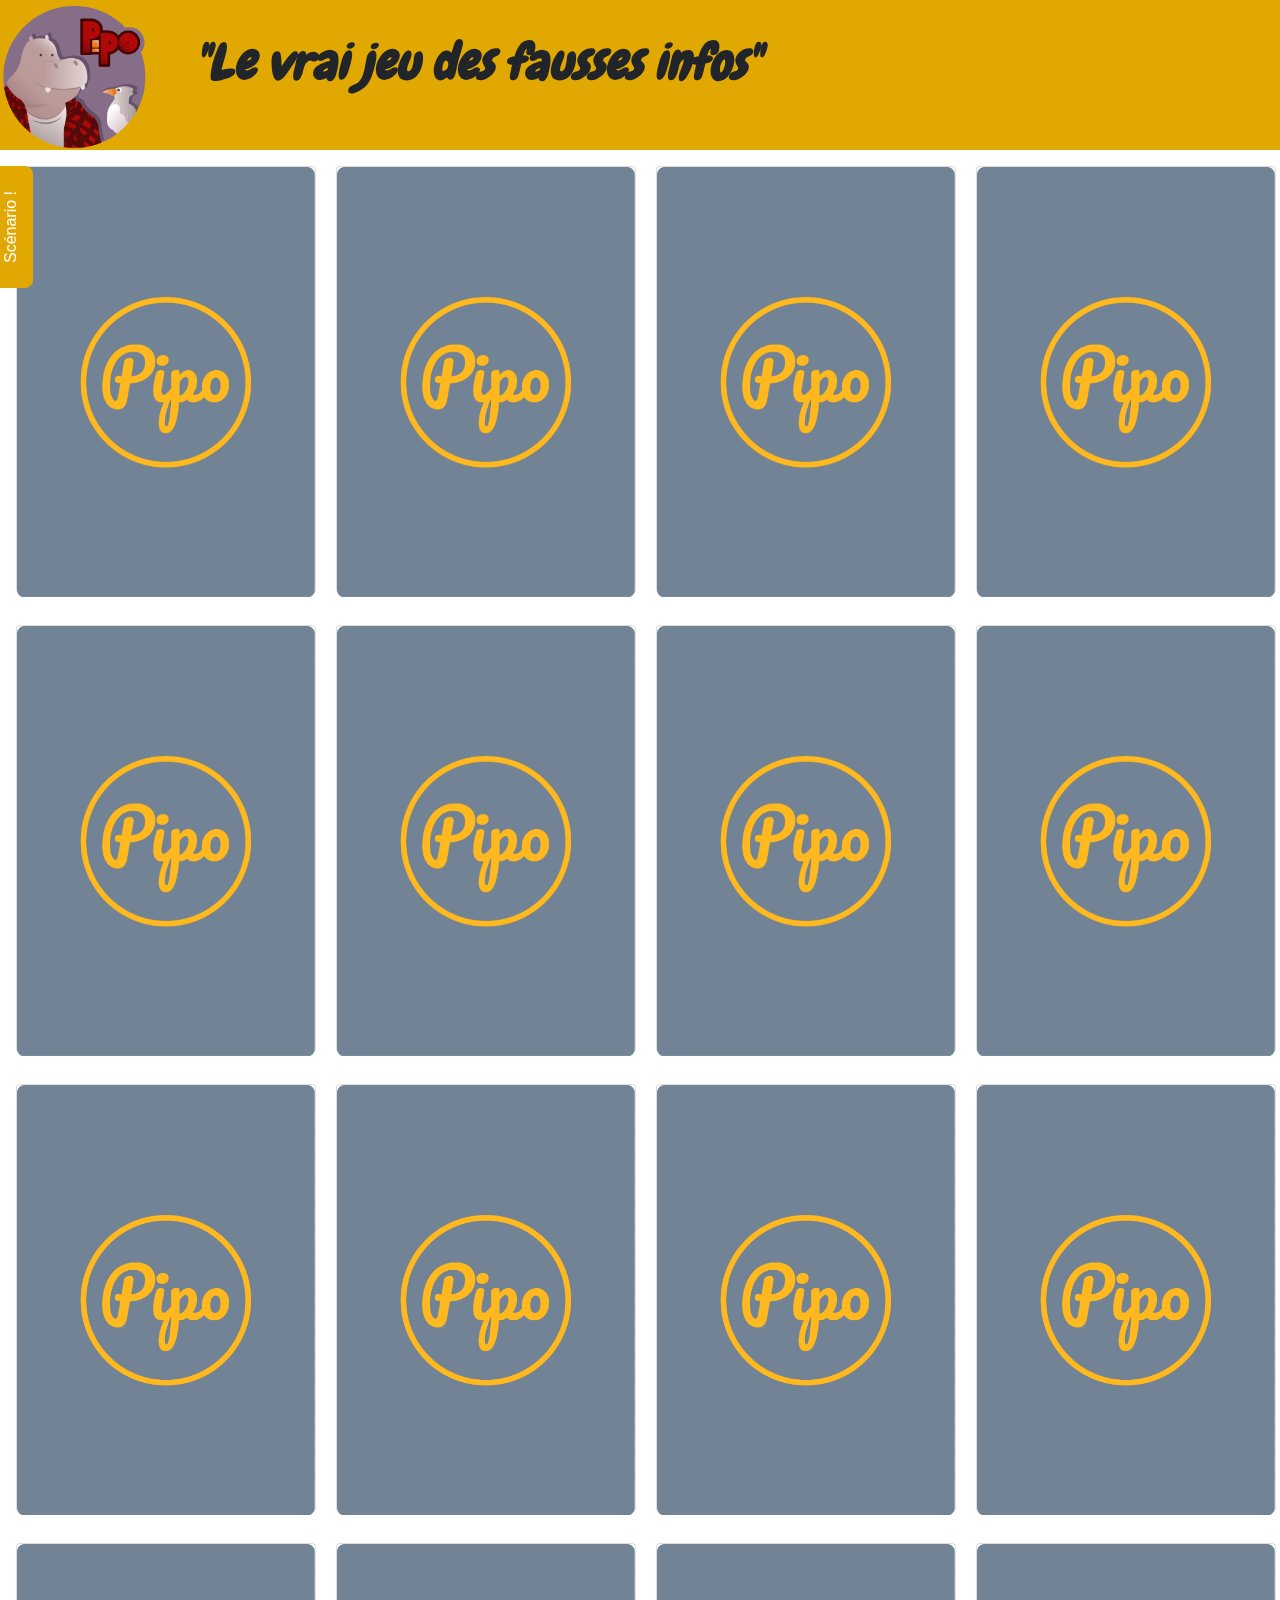
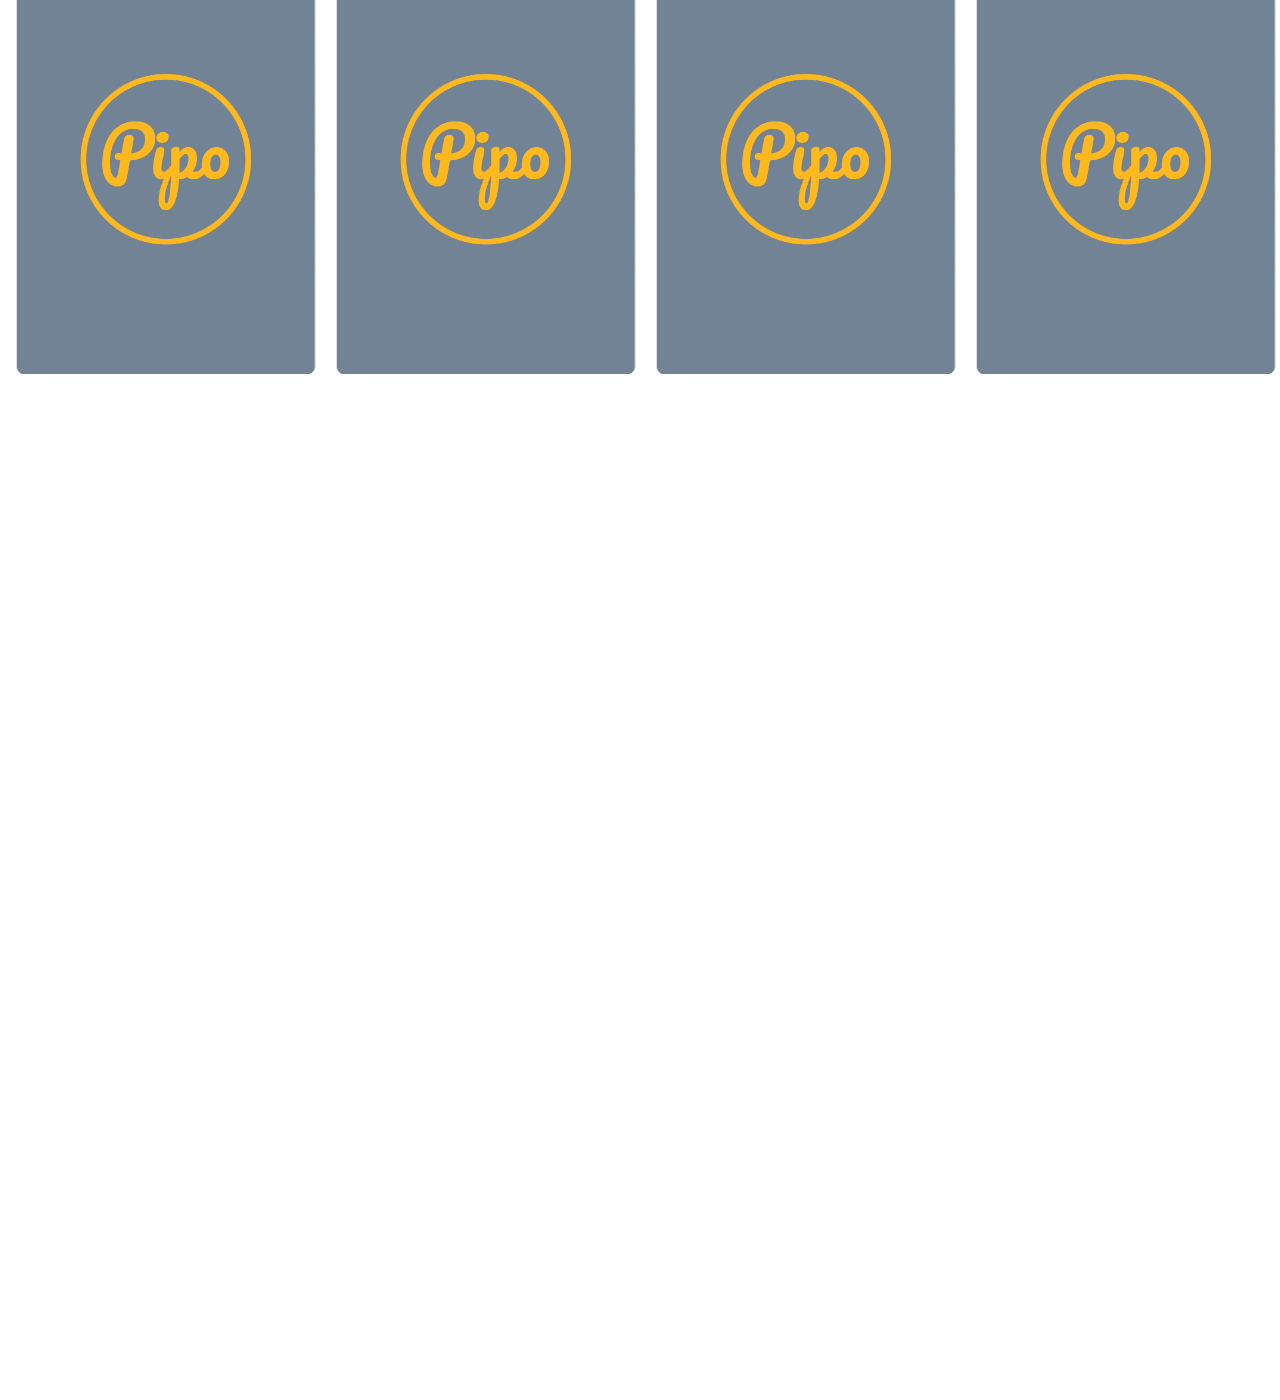
<file: Pipo/pipo.html>
<html>
<head>

    <title>Pipo - le jeu</title>
    <meta charset="utf8">

    <link href="css/bootstrap.min.css" rel="stylesheet">
    <link href="css/animate.css" rel="stylesheet">
    <link href="css/pipo.css" rel="stylesheet">
    <link href="font/Chewy-Regular.ttf" rel="stylesheet">
</head>
<body>

<!-- Header -->
<div class="header">
    <img class="img-logo img-fluid" src="images/pipo.png">
    <span id="tagline">"Le vrai jeu des fausses infos"</span>
</div>


<!-- Carte -->
<div id="hipo-grid" class="container-fluid">
    <div class="row">
        <div class="col-3 p-3">
            <section class="container-card">
                <div class="card hipo-carte">
                    <figure class="front"><img class="img-fluid" src="images/dos_de_carte.png"></figure>
                    <figure class="back p-1"><img class="img-fluid" src="images/commentaires.png"></figure>
                </div>
            </section>
        </div>
        <div class="col-3 p-3">
            <section class="container-card">
                <div class="card hipo-carte">
                    <figure class="front"><img class="img-fluid" src="images/dos_de_carte.png"></figure>
                    <figure class="back p-1"><img class="img-fluid" src="images/go_goal.png"></figure>
                </div>
            </section>
        </div>
        <div class="col-3 p-3">
            <section class="container-card">
                <div class="card hipo-carte">
                    <figure class="front"><img class="img-fluid" src="images/dos_de_carte.png"></figure>
                    <figure class="back p-1"><img class="img-fluid" src="images/swagchat.png"></figure>
                </div>
            </section>
        </div>
        <div class="col-3 p-3">
            <section class="container-card">
                <div class="card hipo-carte">
                    <figure class="front"><img class="img-fluid" src="images/dos_de_carte.png"></figure>
                    <figure class="back p-1"><img class="img-fluid" src="images/commentaires.png"></figure>
                </div>
            </section>
        </div>
        <div class="col-3 p-3">
            <section class="container-card">
                <div class="card hipo-carte">
                    <figure class="front"><img class="img-fluid" src="images/dos_de_carte.png"></figure>
                    <figure class="back p-1"><img class="img-fluid" src="images/go_goal.png"></figure>
                </div>
            </section>
        </div>
        <div class="col-3 p-3">
            <section class="container-card">
                <div class="card hipo-carte">
                    <figure class="front"><img class="img-fluid" src="images/dos_de_carte.png"></figure>
                    <figure class="back p-1"><img class="img-fluid" src="images/swagchat.png"></figure>
                </div>
            </section>
        </div>
        <div class="col-3 p-3">
            <section class="container-card">
                <div class="card hipo-carte">
                    <figure class="front"><img class="img-fluid" src="images/dos_de_carte.png"></figure>
                    <figure class="back p-1"><img class="img-fluid" src="images/commentaires.png"></figure>
                </div>
            </section>
        </div>
        <div class="col-3 p-3">
            <section class="container-card">
                <div class="card hipo-carte">
                    <figure class="front"><img class="img-fluid" src="images/dos_de_carte.png"></figure>
                    <figure class="back p-1"><img class="img-fluid" src="images/go_goal.png"></figure>
                </div>
            </section>
        </div>
        <div class="col-3 p-3">
            <section class="container-card">
                <div class="card hipo-carte">
                    <figure class="front"><img class="img-fluid" src="images/dos_de_carte.png"></figure>
                    <figure class="back p-1"><img class="img-fluid" src="images/swagchat.png"></figure>
                </div>
            </section>
        </div>
        <div class="col-3 p-3">
            <section class="container-card">
                <div class="card hipo-carte">
                    <figure class="front"><img class="img-fluid" src="images/dos_de_carte.png"></figure>
                    <figure class="back p-1"><img class="img-fluid" src="images/commentaires.png"></figure>
                </div>
            </section>
        </div>
        <div class="col-3 p-3">
            <section class="container-card">
                <div class="card hipo-carte">
                    <figure class="front"><img class="img-fluid" src="images/dos_de_carte.png"></figure>
                    <figure class="back p-1"><img class="img-fluid" src="images/go_goal.png"></figure>
                </div>
            </section>
        </div>
        <div class="col-3 p-3">
            <section class="container-card">
                <div class="card hipo-carte">
                    <figure class="front"><img class="img-fluid" src="images/dos_de_carte.png"></figure>
                    <figure class="back p-1"><img class="img-fluid" src="images/swagchat.png"></figure>
                </div>
            </section>
        </div>
        <div class="col-3 p-3">
            <section class="container-card">
                <div class="card hipo-carte">
                    <figure class="front"><img class="img-fluid" src="images/dos_de_carte.png"></figure>
                    <figure class="back p-1"><img class="img-fluid" src="images/commentaires.png"></figure>
                </div>
            </section>
        </div>
        <div class="col-3 p-3">
            <section class="container-card">
                <div class="card hipo-carte">
                    <figure class="front"><img class="img-fluid" src="images/dos_de_carte.png"></figure>
                    <figure class="back p-1"><img class="img-fluid" src="images/go_goal.png"></figure>
                </div>
            </section>
        </div>
        <div class="col-3 p-3">
            <section class="container-card">
                <div class="card hipo-carte">
                    <figure class="front"><img class="img-fluid" src="images/dos_de_carte.png"></figure>
                    <figure class="back p-1"><img class="img-fluid" src="images/swagchat.png"></figure>
                </div>
            </section>
        </div>
        <div class="col-3 p-3">
            <section class="container-card">
                <div class="card hipo-carte">
                    <figure class="front"><img class="img-fluid" src="images/dos_de_carte.png"></figure>
                    <figure class="back p-1"><img class="img-fluid" src="images/commentaires.png"></figure>
                </div>
            </section>
        </div>
    </div>
</div>


<!-- Volet -->
<div id="volet_clos">
    <div id="volet">
        <img id="img-scenario" class="img-fluid" src="images/carte_scenario.png">

        <a href="#volet" class="ouvrir" aria-hidden="true">Scénario !</a>
        <a href="#volet_clos" class="fermer" aria-hidden="true">Fermer !</a>
    </div>
</div>

<script src="js/jquery-3.2.1.min.js"></script>
<script src="js/bootstrap.min.js"></script>

<script>
    var reversed = null;
    $(document).ready(function () {
        $('.hipo-carte').on('click', function (e) {
            e.preventDefault();
            if (reversed) {
                $(reversed).removeClass('flipped');
            }
            $(this).addClass('flipped')
            reversed = this;
        });
    });


    /*    $(document).ready(function() {
     $('.hipo-carte').on("click", function() {
     animateButton(this);
     });
     });*/
</script>

</body>
</html>
</file>
<file: css/style.css>
@font-face {
    font-family: Ubuntu;
    src: url('../font/ubuntu-font-family-0.83/Ubuntu-R.ttf');
}


@font-face {
    font-family: Chewy;
    src: url('../font/Chewy-Regular.ttf');
}

header.masthead{
    background-image: url('../img/mito-holidays.png');
}


.intro-heading h1 {
    font-family: 'Chewy';
}

.intro-lead-in p {
    font-family: 'Ubuntu';
}

.team-member img{
    width: 70%;
    height: auto;
}
</file>
<file: css/classic-10_7.css>
/* MailChimp Form Embed Code - Classic - 12/17/2015 v10.7 */
#mc_embed_signup form {display:block; position:relative; text-align:left; padding:10px 0 10px 3%}
#mc_embed_signup h2 {font-weight:bold; padding:0; margin:15px 0; font-size:1.4em;}
#mc_embed_signup input {border: 1px solid #ABB0B2; -webkit-border-radius: 3px; -moz-border-radius: 3px; border-radius: 3px;}
#mc_embed_signup input[type=checkbox]{-webkit-appearance:checkbox;}
#mc_embed_signup input[type=radio]{-webkit-appearance:radio;}
#mc_embed_signup input:focus {border-color:#333;}
#mc_embed_signup .button {clear:both; background-color: #aaa; border: 0 none; border-radius:4px; transition: all 0.23s ease-in-out 0s; color: #FFFFFF; cursor: pointer; display: inline-block; font-size:15px; font-weight: normal; height: 32px; line-height: 32px; margin: 0 5px 10px 0; padding: 0 22px; text-align: center; text-decoration: none; vertical-align: top; white-space: nowrap; width: auto;}
#mc_embed_signup .button:hover {background-color:#777;}
#mc_embed_signup .small-meta {font-size: 11px;}
#mc_embed_signup .nowrap {white-space:nowrap;}

#mc_embed_signup .mc-field-group {clear:left; position:relative; width:96%; padding-bottom:3%; min-height:50px;}
#mc_embed_signup .size1of2 {clear:none; float:left; display:inline-block; width:46%; margin-right:4%;}
* html #mc_embed_signup .size1of2 {margin-right:2%; /* Fix for IE6 double margins. */}
#mc_embed_signup .mc-field-group label {display:block; margin-bottom:3px;}
#mc_embed_signup .mc-field-group input {display:block; width:100%; padding:8px 0; text-indent:2%;}
#mc_embed_signup .mc-field-group select {display:inline-block; width:99%; padding:5px 0; margin-bottom:2px;}

#mc_embed_signup .datefield, #mc_embed_signup .phonefield-us{padding:5px 0;}
#mc_embed_signup .datefield input, #mc_embed_signup .phonefield-us input{display:inline; width:60px; margin:0 2px; letter-spacing:1px; text-align:center; padding:5px 0 2px 0;}
#mc_embed_signup .phonefield-us .phonearea input, #mc_embed_signup .phonefield-us .phonedetail1 input{width:40px;}
#mc_embed_signup .datefield .monthfield input, #mc_embed_signup .datefield .dayfield input{width:30px;}
#mc_embed_signup .datefield label, #mc_embed_signup .phonefield-us label{display:none;}

#mc_embed_signup .indicates-required {text-align:right; font-size:11px; margin-right:4%;}
#mc_embed_signup .asterisk {color:#e85c41; font-size:150%; font-weight:normal; position:relative; top:5px;}     
#mc_embed_signup .clear {clear:both;}

#mc_embed_signup .mc-field-group.input-group ul {margin:0; padding:5px 0; list-style:none;}
#mc_embed_signup .mc-field-group.input-group ul li {display:block; padding:3px 0; margin:0;}
#mc_embed_signup .mc-field-group.input-group label {display:inline;}
#mc_embed_signup .mc-field-group.input-group input {display:inline; width:auto; border:none;}

#mc_embed_signup div#mce-responses {float:left; top:-1.4em; padding:0em .5em 0em .5em; overflow:hidden; width:90%; margin: 0 5%; clear: both;}
#mc_embed_signup div.response {margin:1em 0; padding:1em .5em .5em 0; font-weight:bold; float:left; top:-1.5em; z-index:1; width:80%;}
#mc_embed_signup #mce-error-response {display:none;}
#mc_embed_signup #mce-success-response {color:#529214; display:none;}
#mc_embed_signup label.error {display:block; float:none; width:auto; margin-left:1.05em; text-align:left; padding:.5em 0;}

#mc-embedded-subscribe {clear:both; width:auto; display:block; margin:1em 0 1em 5%;}
#mc_embed_signup #num-subscribers {font-size:1.1em;}
#mc_embed_signup #num-subscribers span {padding:.5em; border:1px solid #ccc; margin-right:.5em; font-weight:bold;}

#mc_embed_signup #mc-embedded-subscribe-form div.mce_inline_error {display:inline-block; margin:2px 0 1em 0; padding:5px 10px; background-color:rgba(255,255,255,0.85); -webkit-border-radius: 3px; -moz-border-radius: 3px; border-radius: 3px; font-size:14px; font-weight:normal; z-index:1; color:#e85c41;}
#mc_embed_signup #mc-embedded-subscribe-form input.mce_inline_error {border:2px solid #e85c41;}
</file>
<file: css/pipo.css>
body {
    margin: 0;
    height: 3000px; /* test fixed + scroll */
}

/* code du tutoriel ci-dessous */

#tagline{
    font-size: 50px;
    font-weight: bold ;
    font-style: italic;
    margin-left: 40px;
    font-family: 'Chewy', cursive;
}

#volet {
    width: 400px;
    padding: 10px;
    background: #e0a800;
    color: #fff;
}

#volet a.ouvrir,
#volet a.fermer {
    padding: 10px 25px;
    background: #e0a800;
    color: #fff;
    text-decoration: none;
}

#volet {
    position: absolute;
    left: -405px; /* test fixed + scroll, on retire la position top */
    -webkit-transition: all .5s ease-in;
    -moz-transition: all .5s ease-in;
    transition: all .5s ease-in;
}

#volet a.ouvrir,
#volet a.fermer {
    position: absolute;
    right: -77px;
    top: 150px;
    -webkit-transform: rotate(270deg);
    -moz-transform: rotate(270deg);
    -o-transform: rotate(270deg);
    -ms-transform: rotate(270deg);
    -moz-radius: 0 0 8px 8px;
    border-radius: 0 0 8px 8px;
}

#volet a.fermer {
    display: none;
}

#volet:target {
    left: 0px;
}

/* code pour la fermeture */

#volet:target a.fermer {
    display: block;
}

#volet:target a.ouvrir {
    display: none;
}

#volet_clos:target #volet {
    left: -405px;
}

/* test fixed + scroll */
#volet_clos {
    position: fixed;
    top: 55px;
    left: 0;
}

#img-scenario {
    width: 500px;
    height: 600px;
}

.header {
    height: 150px;
    width: 100%;
    background-color: #e0a800;
}

.header img {
    position: relative;
    height: 150px;
    width: 150px;
}

.container {
    width: 300px;
    height: 427px;
    position: relative;
    perspective: 800px;
}

.card {
    width: 100%;
    height: 100%;
    position: absolute;
    transform-style: preserve-3d;
    transition: transform 1s;
}

.card img {
}

.card figure {
    margin: 0;
    display: block;
    position: absolute;
    width: 100%;
    height: 100%;
    backface-visibility: hidden;
}

.card .front {
    background: transparent;
}

.card .back {
    background: black;
    transform: rotateY(180deg);
}

.card.flipped {
    transform: rotateY(180deg);
}
</file>
<file: Pipo/css/pipo.css>
body {
    margin: 0;
    height: 3000px; /* test fixed + scroll */
}

/* code du tutoriel ci-dessous */

@font-face {
    font-family: Chewy;
    src: url('../font/Chewy-Regular.ttf');
}

#tagline{
    font-size: 50px;
    font-weight: bold ;
    font-style: italic;
    margin-left: 40px;
    font-family: 'Chewy', cursive;
}

#volet {
    width: 400px;
    padding: 10px;
    background: #e0a800;
    color: #fff;
}

#volet a.ouvrir,
#volet a.fermer {
    padding: 10px 25px;
    background: #e0a800;
    color: #fff;
    text-decoration: none;
}

#volet {
    position: absolute;
    left: -405px; /* test fixed + scroll, on retire la position top */
    -webkit-transition: all .5s ease-in;
    -moz-transition: all .5s ease-in;
    transition: all .5s ease-in;
}

#volet a.ouvrir,
#volet a.fermer {
    position: absolute;
    right: -77px;
    top: 150px;
    -webkit-transform: rotate(270deg);
    -moz-transform: rotate(270deg);
    -o-transform: rotate(270deg);
    -ms-transform: rotate(270deg);
    -moz-radius: 0 0 8px 8px;
    border-radius: 0 0 8px 8px;
}

#volet a.fermer {
    display: none;
}

#volet:target {
    left: 0px;
}

/* code pour la fermeture */

#volet:target a.fermer {
    display: block;
}

#volet:target a.ouvrir {
    display: none;
}

#volet_clos:target #volet {
    left: -405px;
}

/* test fixed + scroll */
#volet_clos {
    position: fixed;
    top: 55px;
    left: 0;
}

#img-scenario {
    width: 500px;
    height: 600px;
}

.header {
    height: 150px;
    width: 100%;
    background-color: #e0a800;
}

.header img {
    position: relative;
    height: 150px;
    width: 150px;
}

.container-card {
    width: 300px;
    height: 427px;
    position: relative;
    perspective: 800px;
}

.card {
    width: 100%;
    height: 100%;
    position: absolute;
    transform-style: preserve-3d;
    transition: transform 1s;
}

.card img {
}

.card figure {
    margin: 0;
    display: block;
    position: absolute;
    width: 100%;
    height: 100%;
    backface-visibility: hidden;
}

.card .front {
    background: transparent;
}

.card .back {
    /*background: black;*/
    transform: rotateY(180deg);
    border-radius: 10px;
}

.card.flipped {
    transform: rotateY(180deg);
}
</file>
<file: css/agency.min.css>
/*!
 * Start Bootstrap - Agency v4.0.0-beta.2 (https://startbootstrap.com/template-overviews/agency)
 * Copyright 2013-2017 Start Bootstrap
 * Licensed under MIT (https://github.com/BlackrockDigital/startbootstrap-agency/blob/master/LICENSE)
 */body{overflow-x:hidden;font-family:'Roboto Slab','Helvetica Neue',Helvetica,Arial,sans-serif}p{line-height:1.75}a{color:#fed136}a:hover{color:#fec503}.text-primary{color:#fed136!important}h1,h2,h3,h4,h5,h6{font-weight:700;font-family:Montserrat,'Helvetica Neue',Helvetica,Arial,sans-serif}section{padding:100px 0}section h2.section-heading{font-size:40px;margin-top:0;margin-bottom:15px}section h3.section-subheading{font-size:16px;font-weight:400;font-style:italic;margin-bottom:75px;text-transform:none;font-family:'Droid Serif','Helvetica Neue',Helvetica,Arial,sans-serif}@media (min-width:768px){section{padding:150px 0}}.btn{font-family:Montserrat,'Helvetica Neue',Helvetica,Arial,sans-serif;font-weight:700}.btn-xl{font-size:18px;padding:20px 40px}.btn-primary{background-color:#fed136;border-color:#fed136}.btn-primary:active,.btn-primary:focus,.btn-primary:hover{background-color:#fec810!important;border-color:#fec810!important;color:#fff}.btn-primary:active,.btn-primary:focus{box-shadow:0 0 0 .2rem rgba(254,209,55,.5)!important}::-moz-selection{background:#fed136;text-shadow:none}::selection{background:#fed136;text-shadow:none}img::selection{background:0 0}img::-moz-selection{background:0 0}body{-webkit-tap-highlight-color:#fed136}#mainNav{background-color:#212529}#mainNav .navbar-toggler{font-size:12px;right:0;padding:13px;text-transform:uppercase;color:#fff;border:0;background-color:#fed136;font-family:Montserrat,'Helvetica Neue',Helvetica,Arial,sans-serif}#mainNav .navbar-brand{color:#fed136;font-family:'Kaushan Script','Helvetica Neue',Helvetica,Arial,cursive}#mainNav .navbar-brand.active,#mainNav .navbar-brand:active,#mainNav .navbar-brand:focus,#mainNav .navbar-brand:hover{color:#fec503}#mainNav .navbar-nav .nav-item .nav-link{font-size:90%;font-weight:400;padding:.75em 0;letter-spacing:1px;color:#fff;font-family:Montserrat,'Helvetica Neue',Helvetica,Arial,sans-serif}#mainNav .navbar-nav .nav-item .nav-link.active,#mainNav .navbar-nav .nav-item .nav-link:hover{color:#fed136}@media (min-width:992px){#mainNav{padding-top:25px;padding-bottom:25px;-webkit-transition:padding-top .3s,padding-bottom .3s;-moz-transition:padding-top .3s,padding-bottom .3s;transition:padding-top .3s,padding-bottom .3s;border:none;background-color:transparent}#mainNav .navbar-brand{font-size:1.75em;-webkit-transition:all .3s;-moz-transition:all .3s;transition:all .3s}#mainNav .navbar-nav .nav-item .nav-link{padding:1.1em 1em!important}#mainNav.navbar-shrink{padding-top:0;padding-bottom:0;background-color:#212529}#mainNav.navbar-shrink .navbar-brand{font-size:1.25em;padding:12px 0}}header.masthead{text-align:center;color:#fff;background-image:url(../img/header-bg.jpg);background-repeat:no-repeat;background-attachment:scroll;background-position:center center;-webkit-background-size:cover;-moz-background-size:cover;-o-background-size:cover;background-size:cover}header.masthead .intro-text{padding-top:150px;padding-bottom:100px}header.masthead .intro-text .intro-lead-in{font-size:22px;font-style:italic;line-height:22px;margin-bottom:25px;font-family:'Droid Serif','Helvetica Neue',Helvetica,Arial,sans-serif}header.masthead .intro-text .intro-heading{font-size:50px;font-weight:700;line-height:50px;margin-bottom:25px;font-family:Montserrat,'Helvetica Neue',Helvetica,Arial,sans-serif}@media (min-width:768px){header.masthead .intro-text{padding-top:300px;padding-bottom:200px}header.masthead .intro-text .intro-lead-in{font-size:40px;font-style:italic;line-height:40px;margin-bottom:25px;font-family:'Droid Serif','Helvetica Neue',Helvetica,Arial,sans-serif}header.masthead .intro-text .intro-heading{font-size:75px;font-weight:700;line-height:75px;margin-bottom:50px;font-family:Montserrat,'Helvetica Neue',Helvetica,Arial,sans-serif}}.service-heading{margin:15px 0;text-transform:none}#portfolio .portfolio-item{right:0;margin:0 0 15px}#portfolio .portfolio-item .portfolio-link{position:relative;display:block;max-width:400px;margin:0 auto;cursor:pointer}#portfolio .portfolio-item .portfolio-link .portfolio-hover{position:absolute;width:100%;height:100%;-webkit-transition:all ease .5s;-moz-transition:all ease .5s;transition:all ease .5s;opacity:0;background:rgba(254,209,54,.9)}#portfolio .portfolio-item .portfolio-link .portfolio-hover:hover{opacity:1}#portfolio .portfolio-item .portfolio-link .portfolio-hover .portfolio-hover-content{font-size:20px;position:absolute;top:50%;width:100%;height:20px;margin-top:-12px;text-align:center;color:#fff}#portfolio .portfolio-item .portfolio-link .portfolio-hover .portfolio-hover-content i{margin-top:-12px}#portfolio .portfolio-item .portfolio-link .portfolio-hover .portfolio-hover-content h3,#portfolio .portfolio-item .portfolio-link .portfolio-hover .portfolio-hover-content h4{margin:0}#portfolio .portfolio-item .portfolio-caption{max-width:400px;margin:0 auto;padding:25px;text-align:center;background-color:#fff}#portfolio .portfolio-item .portfolio-caption h4{margin:0;text-transform:none}#portfolio .portfolio-item .portfolio-caption p{font-size:16px;font-style:italic;margin:0;font-family:'Droid Serif','Helvetica Neue',Helvetica,Arial,sans-serif}#portfolio *{z-index:2}@media (min-width:767px){#portfolio .portfolio-item{margin:0 0 30px}}.portfolio-modal{padding-right:0!important}.portfolio-modal .modal-dialog{margin:1rem;max-width:100vw}.portfolio-modal .modal-content{padding:100px 0;text-align:center}.portfolio-modal .modal-content h2{font-size:3em;margin-bottom:15px}.portfolio-modal .modal-content p{margin-bottom:30px}.portfolio-modal .modal-content p.item-intro{font-size:16px;font-style:italic;margin:20px 0 30px;font-family:'Droid Serif','Helvetica Neue',Helvetica,Arial,sans-serif}.portfolio-modal .modal-content ul.list-inline{margin-top:0;margin-bottom:30px}.portfolio-modal .modal-content img{margin-bottom:30px}.portfolio-modal .modal-content button{cursor:pointer}.portfolio-modal .close-modal{position:absolute;top:25px;right:25px;width:75px;height:75px;cursor:pointer;background-color:transparent}.portfolio-modal .close-modal:hover{opacity:.3}.portfolio-modal .close-modal .lr{z-index:1051;width:1px;height:75px;margin-left:35px;-webkit-transform:rotate(45deg);-ms-transform:rotate(45deg);transform:rotate(45deg);background-color:#212529}.portfolio-modal .close-modal .lr .rl{z-index:1052;width:1px;height:75px;-webkit-transform:rotate(90deg);-ms-transform:rotate(90deg);transform:rotate(90deg);background-color:#212529}.timeline{position:relative;padding:0;list-style:none}.timeline:before{position:absolute;top:0;bottom:0;left:40px;width:2px;margin-left:-1.5px;content:'';background-color:#e9ecef}.timeline>li{position:relative;min-height:50px;margin-bottom:50px}.timeline>li:after,.timeline>li:before{display:table;content:' '}.timeline>li:after{clear:both}.timeline>li .timeline-panel{position:relative;float:right;width:100%;padding:0 20px 0 100px;text-align:left}.timeline>li .timeline-panel:before{right:auto;left:-15px;border-right-width:15px;border-left-width:0}.timeline>li .timeline-panel:after{right:auto;left:-14px;border-right-width:14px;border-left-width:0}.timeline>li .timeline-image{position:absolute;z-index:100;left:0;width:80px;height:80px;margin-left:0;text-align:center;color:#fff;border:7px solid #e9ecef;border-radius:100%;background-color:#fed136}.timeline>li .timeline-image h4{font-size:10px;line-height:14px;margin-top:12px}.timeline>li.timeline-inverted>.timeline-panel{float:right;padding:0 20px 0 100px;text-align:left}.timeline>li.timeline-inverted>.timeline-panel:before{right:auto;left:-15px;border-right-width:15px;border-left-width:0}.timeline>li.timeline-inverted>.timeline-panel:after{right:auto;left:-14px;border-right-width:14px;border-left-width:0}.timeline>li:last-child{margin-bottom:0}.timeline .timeline-heading h4{margin-top:0;color:inherit}.timeline .timeline-heading h4.subheading{text-transform:none}.timeline .timeline-body>p,.timeline .timeline-body>ul{margin-bottom:0}@media (min-width:768px){.timeline:before{left:50%}.timeline>li{min-height:100px;margin-bottom:100px}.timeline>li .timeline-panel{float:left;width:41%;padding:0 20px 20px 30px;text-align:right}.timeline>li .timeline-image{left:50%;width:100px;height:100px;margin-left:-50px}.timeline>li .timeline-image h4{font-size:13px;line-height:18px;margin-top:16px}.timeline>li.timeline-inverted>.timeline-panel{float:right;padding:0 30px 20px 20px;text-align:left}}@media (min-width:992px){.timeline>li{min-height:150px}.timeline>li .timeline-panel{padding:0 20px 20px}.timeline>li .timeline-image{width:150px;height:150px;margin-left:-75px}.timeline>li .timeline-image h4{font-size:18px;line-height:26px;margin-top:30px}.timeline>li.timeline-inverted>.timeline-panel{padding:0 20px 20px}}@media (min-width:1200px){.timeline>li{min-height:170px}.timeline>li .timeline-panel{padding:0 20px 20px 100px}.timeline>li .timeline-image{width:170px;height:170px;margin-left:-85px}.timeline>li .timeline-image h4{margin-top:40px}.timeline>li.timeline-inverted>.timeline-panel{padding:0 100px 20px 20px}}.team-member{margin-bottom:50px;text-align:center}.team-member img{width:225px;height:225px;border:7px solid #fff}.team-member h4{margin-top:25px;margin-bottom:0;text-transform:none}.team-member p{margin-top:0}section#contact{background-color:#212529;background-image:url(../img/map-image.png);background-repeat:no-repeat;background-position:center}section#contact .section-heading{color:#fff}section#contact .form-group{margin-bottom:25px}section#contact .form-group input,section#contact .form-group textarea{padding:20px}section#contact .form-group input.form-control{height:auto}section#contact .form-group textarea.form-control{height:248px}section#contact .form-control:focus{border-color:#fed136;box-shadow:none}section#contact ::-webkit-input-placeholder{font-weight:700;color:#ced4da;font-family:Montserrat,'Helvetica Neue',Helvetica,Arial,sans-serif}section#contact :-moz-placeholder{font-weight:700;color:#ced4da;font-family:Montserrat,'Helvetica Neue',Helvetica,Arial,sans-serif}section#contact ::-moz-placeholder{font-weight:700;color:#ced4da;font-family:Montserrat,'Helvetica Neue',Helvetica,Arial,sans-serif}section#contact :-ms-input-placeholder{font-weight:700;color:#ced4da;font-family:Montserrat,'Helvetica Neue',Helvetica,Arial,sans-serif}footer{padding:25px 0;text-align:center}footer span.copyright{font-size:90%;line-height:40px;text-transform:none;font-family:Montserrat,'Helvetica Neue',Helvetica,Arial,sans-serif}footer ul.quicklinks{font-size:90%;line-height:40px;margin-bottom:0;text-transform:none;font-family:Montserrat,'Helvetica Neue',Helvetica,Arial,sans-serif}ul.social-buttons{margin-bottom:0}ul.social-buttons li a{font-size:20px;line-height:40px;display:block;width:40px;height:40px;-webkit-transition:all .3s;-moz-transition:all .3s;transition:all .3s;color:#fff;border-radius:100%;outline:0;background-color:#212529}ul.social-buttons li a:active,ul.social-buttons li a:focus,ul.social-buttons li a:hover{background-color:#fed136}
</file>
